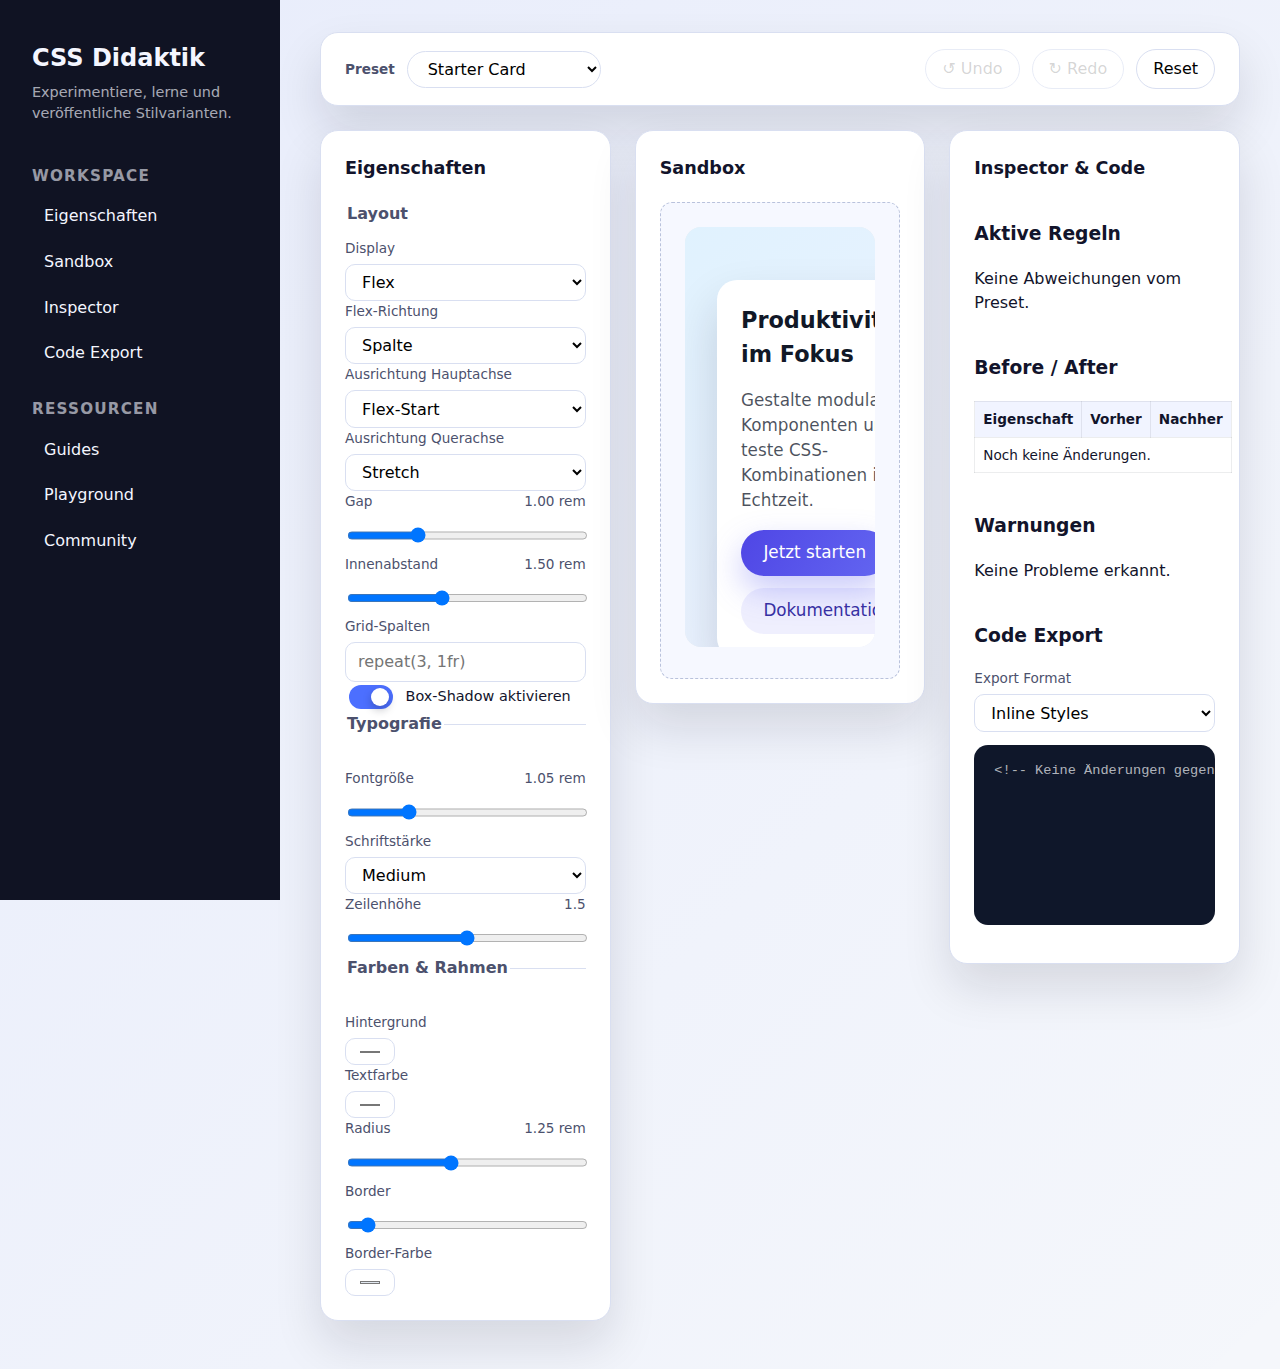
<file: index.html>
<!DOCTYPE html>
<html lang="de">
  <head>
    <meta charset="UTF-8" />
    <meta name="viewport" content="width=device-width, initial-scale=1.0" />
    <title>CSS Didaktik Dashboard</title>
    <link rel="stylesheet" href="styles.css" />
  </head>
  <body>
    <div class="app-shell">
      <aside class="sidebar">
        <div class="brand">
          <h1 class="brand__title">CSS Didaktik</h1>
          <p class="brand__subtitle">Experimentiere, lerne und veröffentliche Stilvarianten.</p>
        </div>
        <nav class="nav" aria-label="Primäre Navigation">
          <div class="nav__section">
            <h3>Workspace</h3>
            <ul class="nav__links">
              <li><a href="#controls">Eigenschaften</a></li>
              <li><a href="#preview">Sandbox</a></li>
              <li><a href="#inspector">Inspector</a></li>
              <li><a href="#export">Code Export</a></li>
            </ul>
          </div>
          <div class="nav__section">
            <h3>Ressourcen</h3>
            <ul class="nav__links">
              <li><a href="#">Guides</a></li>
              <li><a href="#">Playground</a></li>
              <li><a href="#">Community</a></li>
            </ul>
          </div>
        </nav>
      </aside>
      <main class="workspace">
        <header class="toolbar" aria-label="Steuerleiste">
          <div class="toolbar__group">
            <label for="preset-select">Preset</label>
            <select id="preset-select" aria-label="Preset auswählen"></select>
          </div>
          <div class="toolbar__group">
            <button type="button" id="undo-button" aria-label="Zurück">↺ Undo</button>
            <button type="button" id="redo-button" aria-label="Wiederholen">↻ Redo</button>
            <button type="button" id="reset-button" aria-label="Auf Ausgangszustand zurücksetzen">Reset</button>
          </div>
        </header>
        <div class="workspace-columns">
          <section class="panel" id="controls" aria-labelledby="controls-heading">
            <h2 id="controls-heading">Eigenschaften</h2>
            <form data-controls>
              <fieldset>
                <legend>Layout</legend>
                <div class="form-control">
                  <label for="display-select">Display</label>
                  <select id="display-select" data-property="display">
                    <option value="block">Block</option>
                    <option value="flex">Flex</option>
                    <option value="grid">Grid</option>
                  </select>
                </div>
                <div class="form-control">
                  <label for="direction-select">Flex-Richtung</label>
                  <select id="direction-select" data-property="flex-direction">
                    <option value="row">Zeile</option>
                    <option value="row-reverse">Zeile (invertiert)</option>
                    <option value="column">Spalte</option>
                    <option value="column-reverse">Spalte (invertiert)</option>
                  </select>
                </div>
                <div class="form-control">
                  <label for="justify-select">Ausrichtung Hauptachse</label>
                  <select id="justify-select" data-property="justify-content">
                    <option value="flex-start">Flex-Start</option>
                    <option value="center">Zentriert</option>
                    <option value="space-between">Space Between</option>
                    <option value="space-around">Space Around</option>
                    <option value="space-evenly">Space Evenly</option>
                    <option value="flex-end">Flex-Ende</option>
                  </select>
                </div>
                <div class="form-control">
                  <label for="align-select">Ausrichtung Querachse</label>
                  <select id="align-select" data-property="align-items">
                    <option value="stretch">Stretch</option>
                    <option value="flex-start">Flex-Start</option>
                    <option value="center">Zentriert</option>
                    <option value="flex-end">Flex-Ende</option>
                  </select>
                </div>
                <div class="form-control">
                  <label for="gap-range">Gap <span data-output-for="gap-range"></span></label>
                  <input id="gap-range" type="range" min="0" max="4" step="0.25" data-property="gap" data-unit="rem" />
                </div>
                <div class="form-control">
                  <label for="padding-range">Innenabstand <span data-output-for="padding-range"></span></label>
                  <input id="padding-range" type="range" min="0" max="4" step="0.25" data-property="padding" data-unit="rem" />
                </div>
                <div class="form-control">
                  <label for="grid-columns">Grid-Spalten</label>
                  <input id="grid-columns" type="text" placeholder="repeat(3, 1fr)" data-property="grid-template-columns" />
                </div>
                <div class="toggle">
                  <input id="shadow-toggle" type="checkbox" data-property="box-shadow" data-on="0 24px 48px rgba(15, 23, 42, 0.16)" data-off="none" />
                  <label for="shadow-toggle">Box-Shadow aktivieren</label>
                </div>
              </fieldset>
              <fieldset>
                <legend>Typografie</legend>
                <div class="form-control">
                  <label for="font-size-range">Fontgröße <span data-output-for="font-size-range"></span></label>
                  <input id="font-size-range" type="range" min="0.8" max="2" step="0.05" data-property="font-size" data-unit="rem" />
                </div>
                <div class="form-control">
                  <label for="font-weight-select">Schriftstärke</label>
                  <select id="font-weight-select" data-property="font-weight">
                    <option value="300">Light</option>
                    <option value="400">Normal</option>
                    <option value="500">Medium</option>
                    <option value="600">Semibold</option>
                    <option value="700">Bold</option>
                  </select>
                </div>
                <div class="form-control">
                  <label for="line-height-range">Zeilenhöhe <span data-output-for="line-height-range"></span></label>
                  <input id="line-height-range" type="range" min="1" max="2" step="0.05" data-property="line-height" />
                </div>
              </fieldset>
              <fieldset>
                <legend>Farben &amp; Rahmen</legend>
                <div class="form-control">
                  <label for="background-color">Hintergrund</label>
                  <input id="background-color" type="color" data-property="background-color" />
                </div>
                <div class="form-control">
                  <label for="text-color">Textfarbe</label>
                  <input id="text-color" type="color" data-property="color" />
                </div>
                <div class="form-control">
                  <label for="radius-range">Radius <span data-output-for="radius-range"></span></label>
                  <input id="radius-range" type="range" min="0" max="3" step="0.25" data-property="border-radius" data-unit="rem" />
                </div>
                <div class="form-control">
                  <label for="border-width">Border</label>
                  <input id="border-width" type="range" min="0" max="6" step="1" data-property="border-width" data-unit="px" />
                </div>
                <div class="form-control">
                  <label for="border-color">Border-Farbe</label>
                  <input id="border-color" type="color" data-property="border-color" />
                </div>
              </fieldset>
            </form>
          </section>
          <section class="panel" id="preview" aria-labelledby="preview-heading">
            <h2 id="preview-heading">Sandbox</h2>
            <div class="preview-surface preview-sandbox">
              <iframe class="preview-frame" id="preview-frame" title="CSS Vorschau"></iframe>
            </div>
          </section>
          <section class="panel" id="inspector" aria-labelledby="inspector-heading">
            <h2 id="inspector-heading">Inspector &amp; Code</h2>
            <div>
              <h3>Aktive Regeln</h3>
              <ul class="rules-list" data-rule-list></ul>
            </div>
            <div>
              <h3>Before / After</h3>
              <table class="diff-table" aria-live="polite">
                <thead>
                  <tr>
                    <th>Eigenschaft</th>
                    <th>Vorher</th>
                    <th>Nachher</th>
                  </tr>
                </thead>
                <tbody data-diff-body></tbody>
              </table>
            </div>
            <div>
              <h3>Warnungen</h3>
              <ul class="warning-list" data-warning-list></ul>
            </div>
            <div id="export" aria-labelledby="export-heading">
              <h3 id="export-heading">Code Export</h3>
              <div class="form-control">
                <label for="export-mode">Export Format</label>
                <select id="export-mode">
                  <option value="inline">Inline Styles</option>
                  <option value="scoped">Scoped Styles</option>
                  <option value="global">Global Styles</option>
                </select>
              </div>
              <pre class="code-output"><code data-code-output class="code-output__placeholder">Änderungen vornehmen, um Code zu erzeugen…</code></pre>
            </div>
          </section>
        </div>
      </main>
    </div>
    <script type="module" src="src/main.js"></script>
  </body>
</html>
</file>
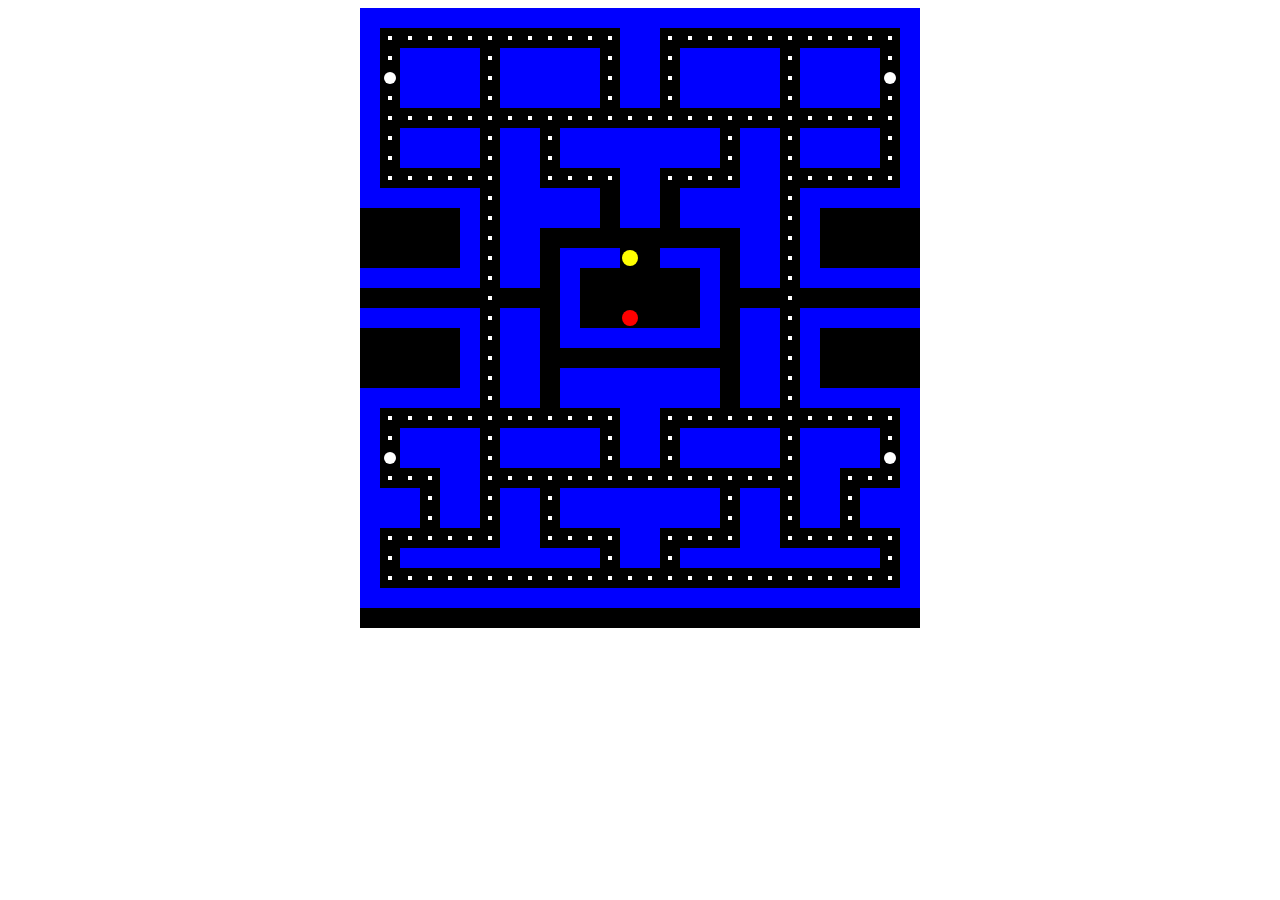
<file: pacman_web/index.html>
<!DOCTYPE html>
<html lang="en">
<head>
<meta charset="UTF-8">
<title>Pacman HTML</title>
<style>
  canvas { background: black; display: block; margin: 0 auto; }
</style>
</head>
<body>
<canvas id="game" width="560" height="620"></canvas>
<script>
const TILE_SIZE = 20;
const WIDTH = 28 * TILE_SIZE;
const HEIGHT = 31 * TILE_SIZE;
const LEVEL = [
    "############################",
    "#............##............#",
    "#.####.#####.##.#####.####.#",
    "#o####.#####.##.#####.####o#",
    "#.####.#####.##.#####.####.#",
    "#..........................#",
    "#.####.##.########.##.####.#",
    "#.####.##.########.##.####.#",
    "#......##....##....##......#",
    "######.##### ## #####.######",
    "     #.##### ## #####.#     ",
    "     #.##          ##.#     ",
    "     #.## ###--### ##.#     ",
    "######.## #      # ##.######",
    "      .   #      #   .      ",
    "######.## #      # ##.######",
    "     #.## ######## ##.#     ",
    "     #.##          ##.#     ",
    "     #.## ######## ##.#     ",
    "######.## ######## ##.######",
    "#............##............#",
    "#.####.#####.##.#####.####.#",
    "#o####.#####.##.#####.####o#",
    "#...##................##...#",
    "###.##.##.########.##.##.###",
    "###.##.##.########.##.##.###",
    "#......##....##....##......#",
    "#.##########.##.##########.#",
    "#..........................#",
    "############################",
];

const canvas = document.getElementById('game');
const ctx = canvas.getContext('2d');

class Entity {
  constructor(x, y, color) {
    this.x = x; // grid position
    this.y = y;
    this.color = color;
    this.direction = {x: 0, y: 0};
    this.nextDirection = {x: 0, y: 0};
  }

  draw() {
    ctx.fillStyle = this.color;
    ctx.beginPath();
    ctx.arc(this.x * TILE_SIZE + TILE_SIZE/2, this.y * TILE_SIZE + TILE_SIZE/2, TILE_SIZE/2 - 2, 0, Math.PI*2);
    ctx.fill();
  }
}

class Ghost extends Entity {
  constructor(x, y, color) {
    super(x, y, color);
    this.direction = {x: 1, y: 0};
  }

  update(walls) {
    if (canMove(this.x + this.direction.x, this.y + this.direction.y, walls)) {
      if (Math.random() < 0.1) {
        this.direction = randomDirection(walls, this);
      }
    } else {
      this.direction = randomDirection(walls, this);
    }
    this.x += this.direction.x;
    this.y += this.direction.y;
  }
}

function randomDirection(walls, entity) {
  const options = [
    {x:1,y:0}, {x:-1,y:0}, {x:0,y:1}, {x:0,y:-1}
  ];
  const valid = options.filter(d => canMove(entity.x + d.x, entity.y + d.y, walls));
  if (valid.length) return valid[Math.floor(Math.random()*valid.length)];
  return {x:0,y:0};
}

function canMove(x, y, walls) {
  if (x < 0 || y < 0 || y >= walls.length || x >= walls[0].length) return false;
  return !walls[y][x];
}

let walls = [];
let pellets = [];
let powerPellets = [];
let ghosts = [];
let pacman;

function buildLevel() {
  walls = [];
  pellets = [];
  powerPellets = [];
  ghosts = [];
  for (let y=0; y<LEVEL.length; y++) {
    let wallRow = [];
    let pelletRow = [];
    for (let x=0; x<LEVEL[y].length; x++) {
      const ch = LEVEL[y][x];
      if (ch === '#') {
        wallRow.push(true);
      } else {
        wallRow.push(false);
      }
      if (ch === '.') {
        pelletRow.push(true);
      } else {
        pelletRow.push(false);
      }
      if (ch === 'o') {
        powerPellets.push({x,y});
      }
      if (ch === '-') {
        ghosts.push(new Ghost(x, y, 'red'));
      }
    }
    walls.push(wallRow);
    pellets.push(pelletRow);
  }
  if (ghosts.length) {
    const start = ghosts.shift();
    pacman = new Entity(start.x, start.y, 'yellow');
  } else {
    pacman = new Entity(1,1,'yellow');
  }
}

function drawLevel() {
  ctx.clearRect(0,0,WIDTH,HEIGHT);
  for (let y=0; y<walls.length; y++) {
    for (let x=0; x<walls[y].length; x++) {
      if (walls[y][x]) {
        ctx.fillStyle = 'blue';
        ctx.fillRect(x*TILE_SIZE, y*TILE_SIZE, TILE_SIZE, TILE_SIZE);
      }
      if (pellets[y][x]) {
        ctx.fillStyle = 'white';
        ctx.fillRect(x*TILE_SIZE+TILE_SIZE/2-2, y*TILE_SIZE+TILE_SIZE/2-2, 4,4);
      }
    }
  }
  powerPellets.forEach(pp => {
    ctx.fillStyle = 'white';
    ctx.beginPath();
    ctx.arc(pp.x*TILE_SIZE+TILE_SIZE/2, pp.y*TILE_SIZE+TILE_SIZE/2, 6, 0, Math.PI*2);
    ctx.fill();
  });
}

function update() {
  if (pacman.nextDirection.x || pacman.nextDirection.y) {
    if (canMove(pacman.x + pacman.nextDirection.x, pacman.y + pacman.nextDirection.y, walls)) {
      pacman.direction = {...pacman.nextDirection};
    }
  }
  if (canMove(pacman.x + pacman.direction.x, pacman.y + pacman.direction.y, walls)) {
    pacman.x += pacman.direction.x;
    pacman.y += pacman.direction.y;
  }
  ghosts.forEach(g => g.update(walls));

  // pellet collision
  if (pellets[pacman.y] && pellets[pacman.y][pacman.x]) {
    pellets[pacman.y][pacman.x] = false;
  }
  powerPellets = powerPellets.filter(pp => !(pp.x === pacman.x && pp.y === pacman.y));

  drawLevel();
  powerPellets.forEach(pp => {}); // drawing already done in drawLevel
  pacman.draw();
  ghosts.forEach(g => g.draw());
}

let last = 0;
function loop(timestamp) {
  if (timestamp - last > 150) {
    update();
    last = timestamp;
  }
  requestAnimationFrame(loop);
}

document.addEventListener('keydown', e => {
  if (e.key === 'ArrowUp') pacman.nextDirection = {x:0,y:-1};
  if (e.key === 'ArrowDown') pacman.nextDirection = {x:0,y:1};
  if (e.key === 'ArrowLeft') pacman.nextDirection = {x:-1,y:0};
  if (e.key === 'ArrowRight') pacman.nextDirection = {x:1,y:0};
});

buildLevel();
requestAnimationFrame(loop);
</script>
</body>
</html>
</file>
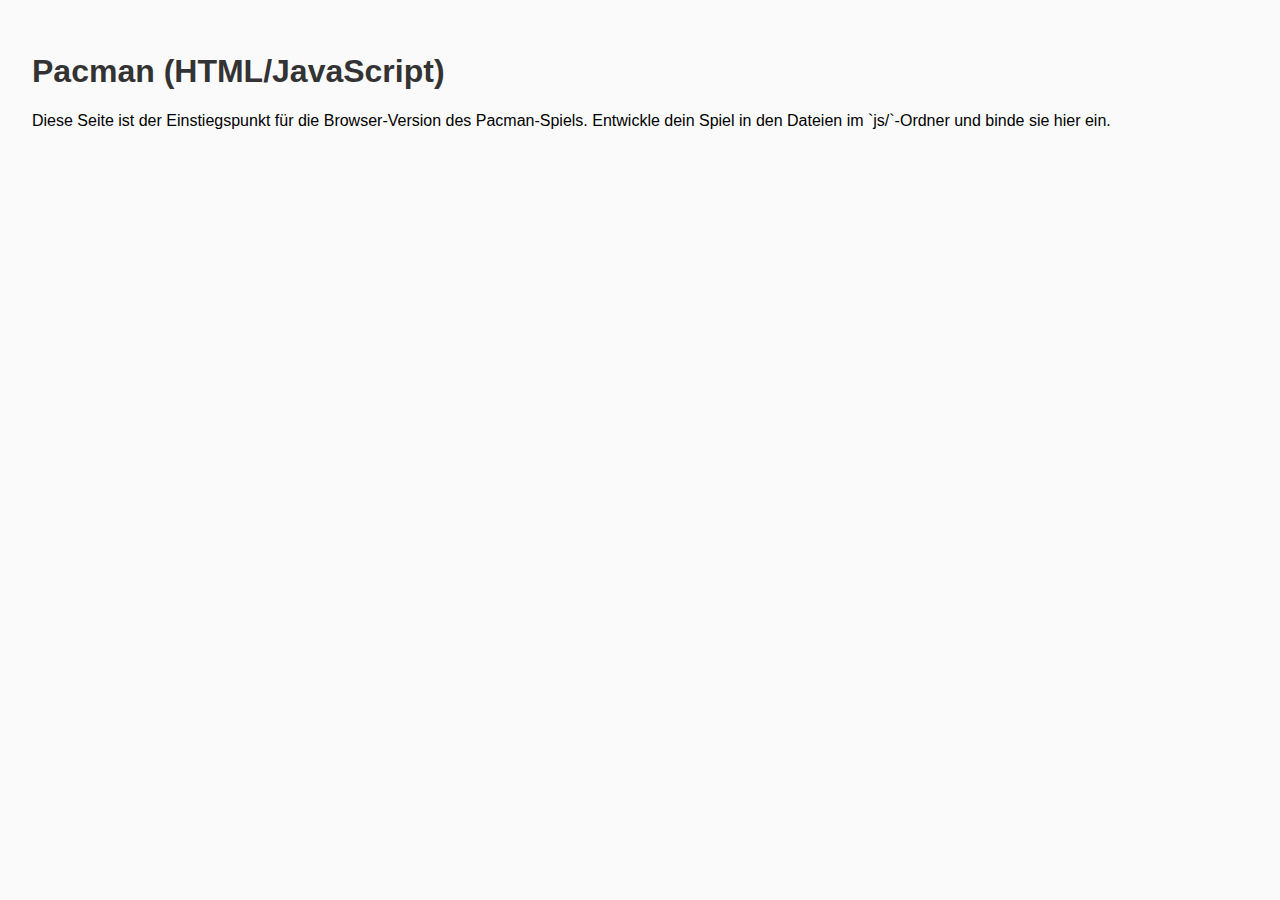
<file: web/pacman-html/index.html>
<!DOCTYPE html>
<html lang="de">
  <head>
    <meta charset="UTF-8" />
    <meta name="viewport" content="width=device-width, initial-scale=1.0" />
    <title>Pacman – HTML/JS</title>
    <link rel="stylesheet" href="css/style.css" />
  </head>
  <body>
    <h1>Pacman (HTML/JavaScript)</h1>
    <p>Diese Seite ist der Einstiegspunkt für die Browser‑Version des Pacman‑Spiels.  Entwickle dein Spiel in den Dateien im `js/`‑Ordner und binde sie hier ein.</p>
    <script src="js/game.js"></script>
  </body>
</html>
</file>
<file: styles.css>
:root {
  color-scheme: light;
  --bg-canvas: #f5f7fb;
  --bg-surface: #ffffff;
  --bg-sidebar: #101323;
  --text-primary: #12142b;
  --text-secondary: #4c516d;
  --accent: #4c6fff;
  --accent-soft: rgba(76, 111, 255, 0.1);
  --border-subtle: #d9dff1;
  --border-strong: #b9c2dc;
  --shadow-soft: 0 24px 48px rgba(16, 19, 35, 0.12);
  --radius-lg: 18px;
  font-family: "Inter", system-ui, -apple-system, BlinkMacSystemFont, "Segoe UI", sans-serif;
  line-height: 1.5;
}

* {
  box-sizing: border-box;
}

body {
  margin: 0;
  background: var(--bg-canvas);
  color: var(--text-primary);
}

.app-shell {
  min-height: 100vh;
  display: grid;
  grid-template-columns: 280px 1fr;
  background: linear-gradient(135deg, rgba(76, 111, 255, 0.08), rgba(255, 255, 255, 0));
}

.sidebar {
  background: var(--bg-sidebar);
  color: #f4f6ff;
  padding: 2.5rem 2rem;
  display: flex;
  flex-direction: column;
  gap: 2.5rem;
  position: sticky;
  top: 0;
  align-self: start;
  min-height: 100vh;
}

.brand {
  display: flex;
  flex-direction: column;
  gap: 0.35rem;
}

.brand__title {
  font-size: 1.5rem;
  font-weight: 700;
  margin: 0;
}

.brand__subtitle {
  margin: 0;
  color: rgba(244, 246, 255, 0.68);
  font-size: 0.9rem;
}

.nav {
  display: flex;
  flex-direction: column;
  gap: 1.5rem;
}

.nav__section {
  display: flex;
  flex-direction: column;
  gap: 0.5rem;
}

.nav__section h3 {
  margin: 0;
  font-size: 0.95rem;
  letter-spacing: 0.08em;
  text-transform: uppercase;
  color: rgba(244, 246, 255, 0.6);
}

.nav__links {
  list-style: none;
  padding: 0;
  margin: 0;
  display: grid;
  gap: 0.25rem;
}

.nav__links a {
  color: inherit;
  text-decoration: none;
  padding: 0.55rem 0.75rem;
  border-radius: 10px;
  display: flex;
  align-items: center;
  gap: 0.5rem;
  font-weight: 500;
}

.nav__links a:hover,
.nav__links a:focus-visible {
  background: rgba(244, 246, 255, 0.08);
}

.workspace {
  display: flex;
  flex-direction: column;
  gap: 1.5rem;
  padding: 2rem 2.5rem 3rem;
}

.toolbar {
  background: var(--bg-surface);
  border: 1px solid var(--border-subtle);
  border-radius: var(--radius-lg);
  padding: 1rem 1.5rem;
  box-shadow: var(--shadow-soft);
  display: flex;
  flex-wrap: wrap;
  gap: 1rem;
  align-items: center;
  justify-content: space-between;
}

.toolbar__group {
  display: flex;
  gap: 0.75rem;
  align-items: center;
}

.toolbar__group label {
  font-size: 0.85rem;
  font-weight: 600;
  color: var(--text-secondary);
}

.toolbar select,
.toolbar button {
  font: inherit;
  border-radius: 999px;
  border: 1px solid var(--border-subtle);
  padding: 0.45rem 1rem;
  background: #ffffff;
  cursor: pointer;
  transition: border-color 0.2s, box-shadow 0.2s;
}

.toolbar button {
  display: inline-flex;
  gap: 0.35rem;
  align-items: center;
}

.toolbar button:disabled {
  cursor: not-allowed;
  opacity: 0.6;
}

.toolbar button:not(:disabled):hover,
.toolbar select:hover,
.toolbar select:focus-visible,
.toolbar button:focus-visible {
  border-color: var(--accent);
  box-shadow: 0 0 0 3px var(--accent-soft);
  outline: none;
}

.workspace-columns {
  display: grid;
  grid-template-columns: repeat(3, minmax(0, 1fr));
  gap: 1.5rem;
  align-items: start;
}

.panel {
  background: var(--bg-surface);
  border: 1px solid var(--border-subtle);
  border-radius: var(--radius-lg);
  padding: 1.5rem;
  box-shadow: var(--shadow-soft);
  display: flex;
  flex-direction: column;
  gap: 1.25rem;
}

.panel h2 {
  margin: 0;
  font-size: 1.1rem;
}

fieldset {
  margin: 0;
  border: none;
  padding: 0;
}

fieldset + fieldset {
  border-top: 1px solid var(--border-subtle);
  padding-top: 1.25rem;
}

legend {
  font-weight: 600;
  color: var(--text-secondary);
  margin-bottom: 0.75rem;
}

.form-control {
  display: grid;
  gap: 0.35rem;
}

.form-control label {
  font-size: 0.85rem;
  color: var(--text-secondary);
  display: flex;
  align-items: center;
  justify-content: space-between;
  gap: 0.75rem;
}

.form-control input[type="range"] {
  width: 100%;
}

.form-control input,
.form-control select {
  font: inherit;
  padding: 0.45rem 0.75rem;
  border: 1px solid var(--border-subtle);
  border-radius: 10px;
  background: #ffffff;
  transition: border-color 0.2s, box-shadow 0.2s;
}

.form-control input:focus-visible,
.form-control select:focus-visible {
  border-color: var(--accent);
  box-shadow: 0 0 0 3px var(--accent-soft);
  outline: none;
}

.toggle {
  display: flex;
  align-items: center;
  gap: 0.6rem;
  font-size: 0.9rem;
}

.toggle input[type="checkbox"] {
  width: 44px;
  height: 24px;
  -webkit-appearance: none;
  appearance: none;
  background: rgba(18, 20, 43, 0.25);
  border-radius: 999px;
  position: relative;
  transition: background 0.2s;
  cursor: pointer;
}

.toggle input[type="checkbox"]::after {
  content: "";
  position: absolute;
  top: 3px;
  left: 4px;
  width: 18px;
  height: 18px;
  border-radius: 50%;
  background: #ffffff;
  box-shadow: 0 4px 8px rgba(16, 19, 35, 0.25);
  transition: transform 0.2s;
}

.toggle input[type="checkbox"]:checked {
  background: var(--accent);
}

.toggle input[type="checkbox"]:checked::after {
  transform: translateX(18px);
}

.preview-surface {
  border: 1px dashed var(--border-strong);
  border-radius: calc(var(--radius-lg) - 6px);
  background: rgba(76, 111, 255, 0.05);
  padding: 1.5rem;
}

.preview-frame {
  width: 100%;
  height: 420px;
  border: none;
  background: #ffffff;
  border-radius: 16px;
  box-shadow: inset 0 0 0 1px rgba(16, 19, 35, 0.08);
}

code, pre {
  font-family: "JetBrains Mono", "Fira Code", ui-monospace, SFMono-Regular, Consolas, "Liberation Mono", Menlo, monospace;
  font-size: 0.85rem;
}

.code-output {
  background: #0f172a;
  color: #f8fafc;
  border-radius: 14px;
  padding: 1rem 1.25rem;
  overflow-x: auto;
  min-height: 180px;
}

.code-output__placeholder {
  color: rgba(248, 250, 252, 0.7);
}

.warning-list {
  list-style: none;
  padding: 0;
  margin: 0;
  display: grid;
  gap: 0.5rem;
}

.warning {
  background: rgba(255, 190, 92, 0.15);
  border: 1px solid rgba(255, 190, 92, 0.4);
  border-radius: 12px;
  padding: 0.75rem 1rem;
  display: grid;
  gap: 0.25rem;
}

.warning__title {
  font-weight: 600;
  color: #7a4a00;
}

.diff-table {
  width: 100%;
  border-collapse: collapse;
  font-size: 0.85rem;
}

.diff-table th,
.diff-table td {
  padding: 0.45rem 0.5rem;
  border: 1px solid rgba(18, 20, 43, 0.08);
  text-align: left;
}

.diff-table thead {
  background: rgba(76, 111, 255, 0.08);
}

.rules-list {
  list-style: none;
  margin: 0;
  padding: 0;
  display: grid;
  gap: 0.75rem;
}

.rule {
  border: 1px solid rgba(18, 20, 43, 0.08);
  border-radius: 12px;
  padding: 0.75rem 1rem;
  display: grid;
  gap: 0.35rem;
}

.rule__selector {
  font-weight: 600;
}

.rule__specificity {
  font-size: 0.75rem;
  color: var(--text-secondary);
}

@media (max-width: 1240px) {
  .workspace-columns {
    grid-template-columns: repeat(2, minmax(0, 1fr));
  }
}

@media (max-width: 960px) {
  .app-shell {
    grid-template-columns: minmax(0, 1fr);
  }

  .sidebar {
    position: relative;
    min-height: auto;
    border-bottom: 1px solid rgba(244, 246, 255, 0.12);
  }

  .workspace {
    padding: 1.5rem;
  }
}

@media (max-width: 720px) {
  .workspace-columns {
    grid-template-columns: minmax(0, 1fr);
  }

  .toolbar {
    flex-direction: column;
    align-items: stretch;
  }

  .toolbar__group {
    width: 100%;
    justify-content: space-between;
  }
}
</file>
<file: web/pacman-html/css/style.css>
/* Grundlegendes Styling für die Web‑Version des Pacman‑Spiels */

body {
  font-family: Arial, Helvetica, sans-serif;
  margin: 0;
  padding: 2rem;
  background-color: #fafafa;
}

h1 {
  color: #333;
}
</file>
